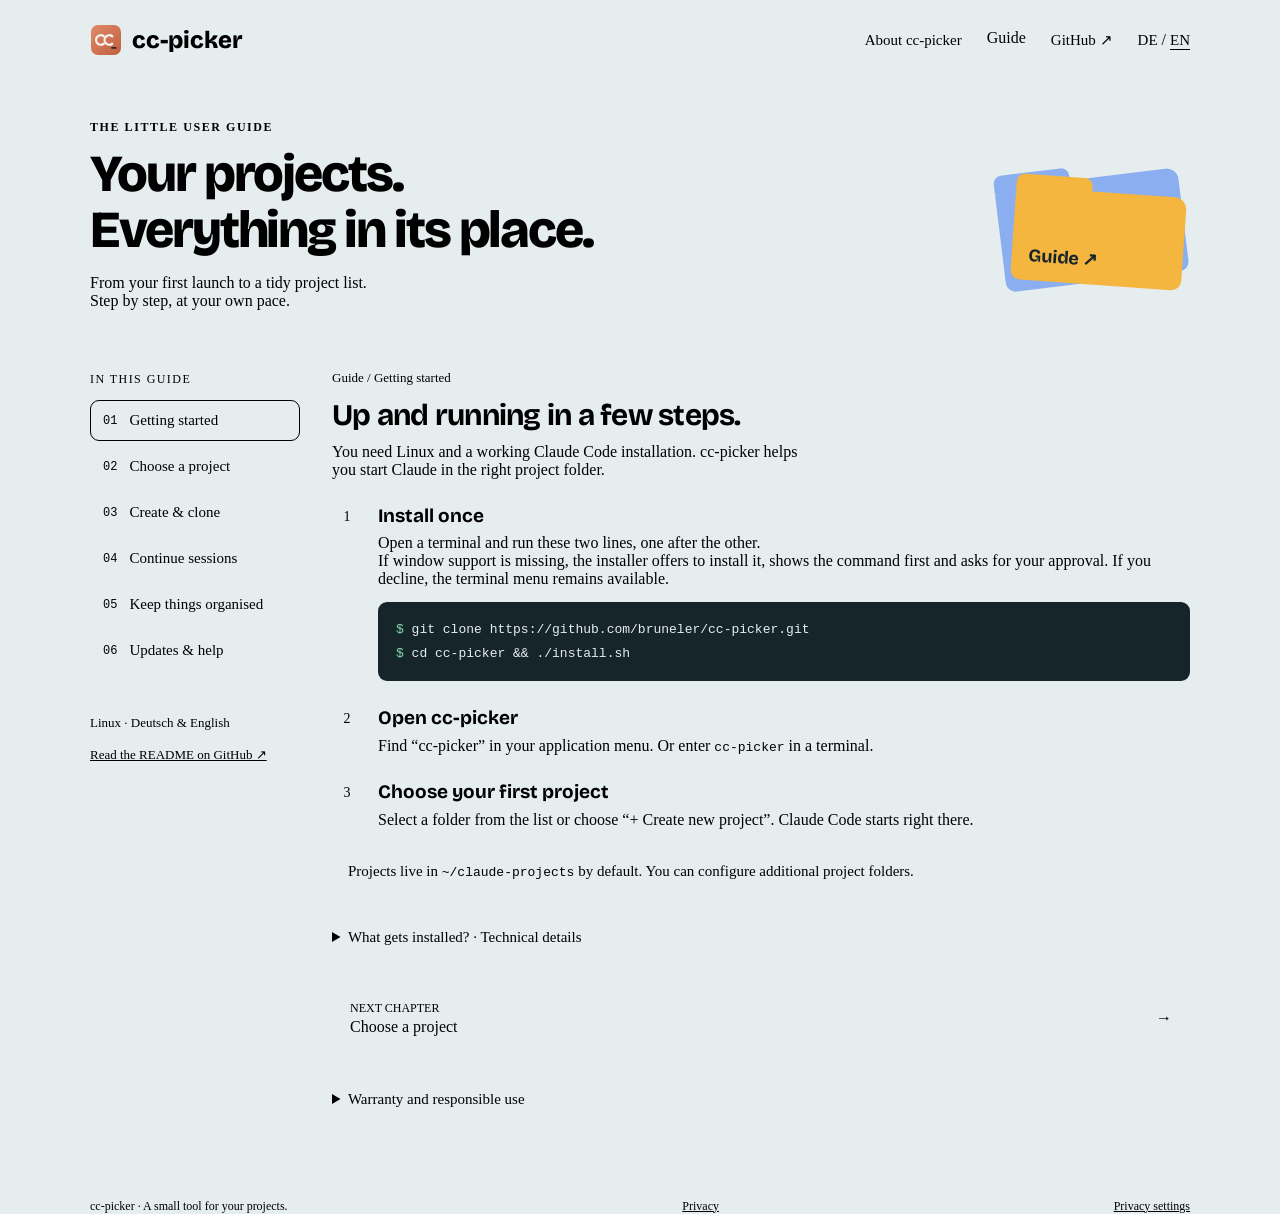
<file: website/manual.en.html>
<!doctype html>
<html lang="en"><head><meta charset="utf-8"><meta name="viewport" content="width=device-width,initial-scale=1">
<title>User guide · cc-picker</title><meta name="description" content="cc-picker step by step: installation, projects, sessions, templates, project management and updates.">
<link rel="canonical" href="https://cc-picker.brue.nu/manual.en.html"><link rel="alternate" hreflang="de" href="https://cc-picker.brue.nu/manual.html"><link rel="alternate" hreflang="en" href="https://cc-picker.brue.nu/manual.en.html">
<link rel="icon" href="assets/favicon.svg" type="image/svg+xml"><link rel="stylesheet" href="assets/fonts/fonts.css"><link rel="stylesheet" href="manual.css"><script src="manual.js" defer></script></head><body>
<div id="cc-manual"><a class="skip" href="#content">Skip to content</a>
<header><a class="brand" href="./"><img src="assets/favicon.svg" alt="">cc-picker</a><a href="./">About cc-picker</a><span class="here">Guide</span><a href="https://github.com/bruneler/cc-picker">GitHub ↗</a><nav aria-label="Language"><a data-language href="manual.html" lang="de" >DE</a> / <a data-language href="manual.en.html" lang="en" aria-current="page">EN</a></nav></header>
<div class="hero"><div><div class="eyebrow">THE LITTLE USER GUIDE</div><h1>Your projects.<br>Everything <span>in its place.</span></h1><p>From your first launch to a tidy project list.<br>Step by step, at your own pace.</p></div><div class="files" aria-hidden="true"><div class="file">Projects</div><div class="file front">Guide ↗</div></div></div>
<div class="layout"><aside><div class="nav-title">IN THIS GUIDE</div><nav class="chapters" aria-label="Chapters"><a href="#start"><span>01</span>Getting started</a><a href="#projects"><span>02</span>Choose a project</a><a href="#create"><span>03</span>Create & clone</a><a href="#sessions"><span>04</span>Continue sessions</a><a href="#organise"><span>05</span>Keep things organised</a><a href="#help"><span>06</span>Updates & help</a></nav><div class="aside-note">Linux · Deutsch &amp; English<br><br><a href="https://github.com/bruneler/cc-picker/blob/main/README.md">Read the README on GitHub ↗</a></div></aside>
<main id="content"><section class="page" id="start"><div class="crumb">Guide / Getting started</div><h2>Up and running in a few steps.</h2><p class="intro">You need Linux and a working Claude Code installation. cc-picker helps you start Claude in the right project folder.</p><div class="step"><span class="number">1</span><div><h3>Install once</h3><p>Open a terminal and run these two lines, one after the other.</p><p>If window support is missing, the installer offers to install it, shows the command first and asks for your approval. If you decline, the terminal menu remains available.</p><pre class="command"><span class="prompt">$</span> git clone https://github.com/bruneler/cc-picker.git
<span class="prompt">$</span> cd cc-picker &amp;&amp; ./install.sh</pre></div></div><div class="step"><span class="number">2</span><div><h3>Open cc-picker</h3><p>Find “cc-picker” in your application menu. Or enter <code>cc-picker</code> in a terminal.</p></div></div><div class="step"><span class="number">3</span><div><h3>Choose your first project</h3><p>Select a folder from the list or choose “+ Create new project”. Claude Code starts right there.</p></div></div><div class="hint">Projects live in <code>~/claude-projects</code> by default. You can configure additional project folders.</div><details><summary>What gets installed? · Technical details</summary><p>The launcher, application menu entry and icon are installed in your user directory. If no dialog tool is found, the installer offers kdialog on KDE or zenity elsewhere. It displays the exact command and runs it only after your approval. If installation is declined or fails, the terminal menu remains available. Without an interactive terminal or with <code>CC_PICKER_NO_DEPS=1</code>, it does not prompt. An unknown package manager results in manual installation guidance.</p></details></section><section class="page" id="projects"><div class="crumb">Guide / Choose a project</div><h2>The right project. Within reach.</h2><p class="intro">Recently used projects appear near the top. Pinned favourites stay first.</p><div class="step"><span class="number">1</span><div><h3>Choose and start</h3><p>In the window, select a project and click “Start”. In the terminal menu, enter its number.</p></div></div><div class="step"><span class="number">2</span><div><h3>Narrow down the list</h3><p>In the terminal, type part of the name. The window offers a search entry once you have eight projects.</p></div></div><div class="step"><span class="number">3</span><div><h3>Return to your last project</h3><p>This short command opens the most recently used project:</p><pre class="command"><span class="prompt">$</span> cc-picker -</pre></div></div><details><summary>Direct launch and search tools · Technical details</summary><p><code>cc-picker NAME</code> accepts a unique name prefix. If <code>fzf</code> is installed, it handles terminal search. Use <code>CC_PICKER_FZF=0</code> for the regular menu.</p></details></section><section class="page" id="create"><div class="crumb">Guide / Create & clone</div><h2>A good idea needs a folder.</h2><p class="intro">Start empty, use a template, or download a project that already exists online.</p><div class="step"><span class="number">1</span><div><h3>Choose “Create new project”</h3><p>Give your project a name. An existing project folder will not be overwritten.</p></div></div><div class="step"><span class="number">2</span><div><h3>Start fresh or download</h3><p>Enter a Git address to clone a repository. Leave the field empty for a new project.</p></div></div><div class="step"><span class="number">3</span><div><h3>Choose a template if you like</h3><p>The included standard template provides a file for project instructions to Claude and a Git ignore file. You can also choose an empty folder.</p></div></div><details><summary>Your own templates · Technical details</summary><p>Templates live in <code>~/.config/cc-picker/templates/</code>. The <code>{{PROJECT_NAME}}</code> placeholder is replaced with the project name. Templates also run <code>git init</code>. For GitHub clones, <code>user/repo</code> is enough.</p></details></section><section class="page" id="sessions"><div class="crumb">Guide / Continue sessions</div><h2>Pick up where you left off.</h2><p class="intro">If Claude Code has saved earlier sessions for your project, cc-picker offers three choices.</p><div class="step"><span class="number">1</span><div><h3>Start fresh</h3><p>Open a new conversation in the same project folder.</p></div></div><div class="step"><span class="number">2</span><div><h3>Continue the last session</h3><p>Pick up your most recent conversation.</p></div></div><div class="step"><span class="number">3</span><div><h3>Choose an earlier session</h3><p>Open Claude Code’s session picker to resume an older conversation.</p></div></div><details><summary>Choose from the command line · Technical details</summary><p>Use <code>-n</code> for new, <code>-c</code> to continue, or <code>-r</code> to choose a session. For example: <code>cc-picker -c my-project</code>. Set a default with <code>CC_PICKER_SESSION</code>.</p></details></section><section class="page" id="organise"><div class="crumb">Guide / Keep things organised</div><h2>Less clutter. More clarity.</h2><p class="intro">Use “Manage projects” to keep your list tidy without losing your work.</p><div class="step"><span class="number">1</span><div><h3>Pin what matters</h3><p>Favourites appear above recently used projects. You can also open projects directly in your editor or file manager.</p></div></div><div class="step"><span class="number">2</span><div><h3>Archive finished projects</h3><p>Archived folders leave the regular list. They remain on disk and can be restored later.</p></div></div><div class="hint">Renaming a project changes its folder path. Claude Code cannot resume the old sessions under the new name in the same way.</div><details><summary>Several project folders · Technical details</summary><p>In <code>~/.config/cc-picker/config</code>, set something like <code>CC_PICKER_BASE=~/claude-projects:~/code</code>. New projects go in the first folder. Each folder has its own <code>.archive/</code>.</p></details></section><section class="page" id="help"><div class="crumb">Guide / Updates & help</div><h2>Stay current. Keep going.</h2><p class="intro">One command installs the latest published release. Your settings and project list are kept.</p><pre class="command"><span class="prompt">$</span> cc-picker --update</pre><details><summary>No window appears</summary><p>The graphical picker needs zenity, kdialog or yad. If none is installed, the installer offers kdialog on KDE or zenity elsewhere. It shows the command and asks for your approval. You can run <code>./install.sh</code> again from the downloaded cc-picker folder. If you decline or installation fails, cc-picker uses the terminal menu. Normal launches do not ask again. Open it directly with <code>cc-picker --shell-mode</code>.</p></details><details><summary>My project is missing</summary><p>Check that its folder is inside a configured project directory. Hidden folders are not shown. Restore archived projects through project management.</p></details><details><summary>I want to report a bug</summary><p>Include the output of <code>cc-picker --version</code>, your Linux distribution and the steps leading to the problem. Report security vulnerabilities privately using the <a href="https://github.com/bruneler/cc-picker/blob/main/SECURITY.md">channel in SECURITY.md</a>.</p></details><div class="hint">cc-picker chooses the working folder. Claude Code’s own permissions determine which other files it can read or change.</div></section><a class="next" href="#projects" hidden><span><small>NEXT CHAPTER</small><span data-next-title>Choose a project</span></span><span aria-hidden="true">→</span></a><details><summary>Warranty and responsible use</summary><p>cc-picker is provided without warranty. The warranty and liability provisions of the <a href="https://github.com/bruneler/cc-picker/blob/main/LICENSE">MIT License</a> apply to the extent permitted by law. Back up important data regularly and review the permissions you grant to Claude Code.</p></details></main></div>
<footer><span>cc-picker · A small tool for your projects.</span><a href="privacy.html">Privacy</a><a href="./#privacy-settings">Privacy settings</a></footer></div></body></html>
</file>
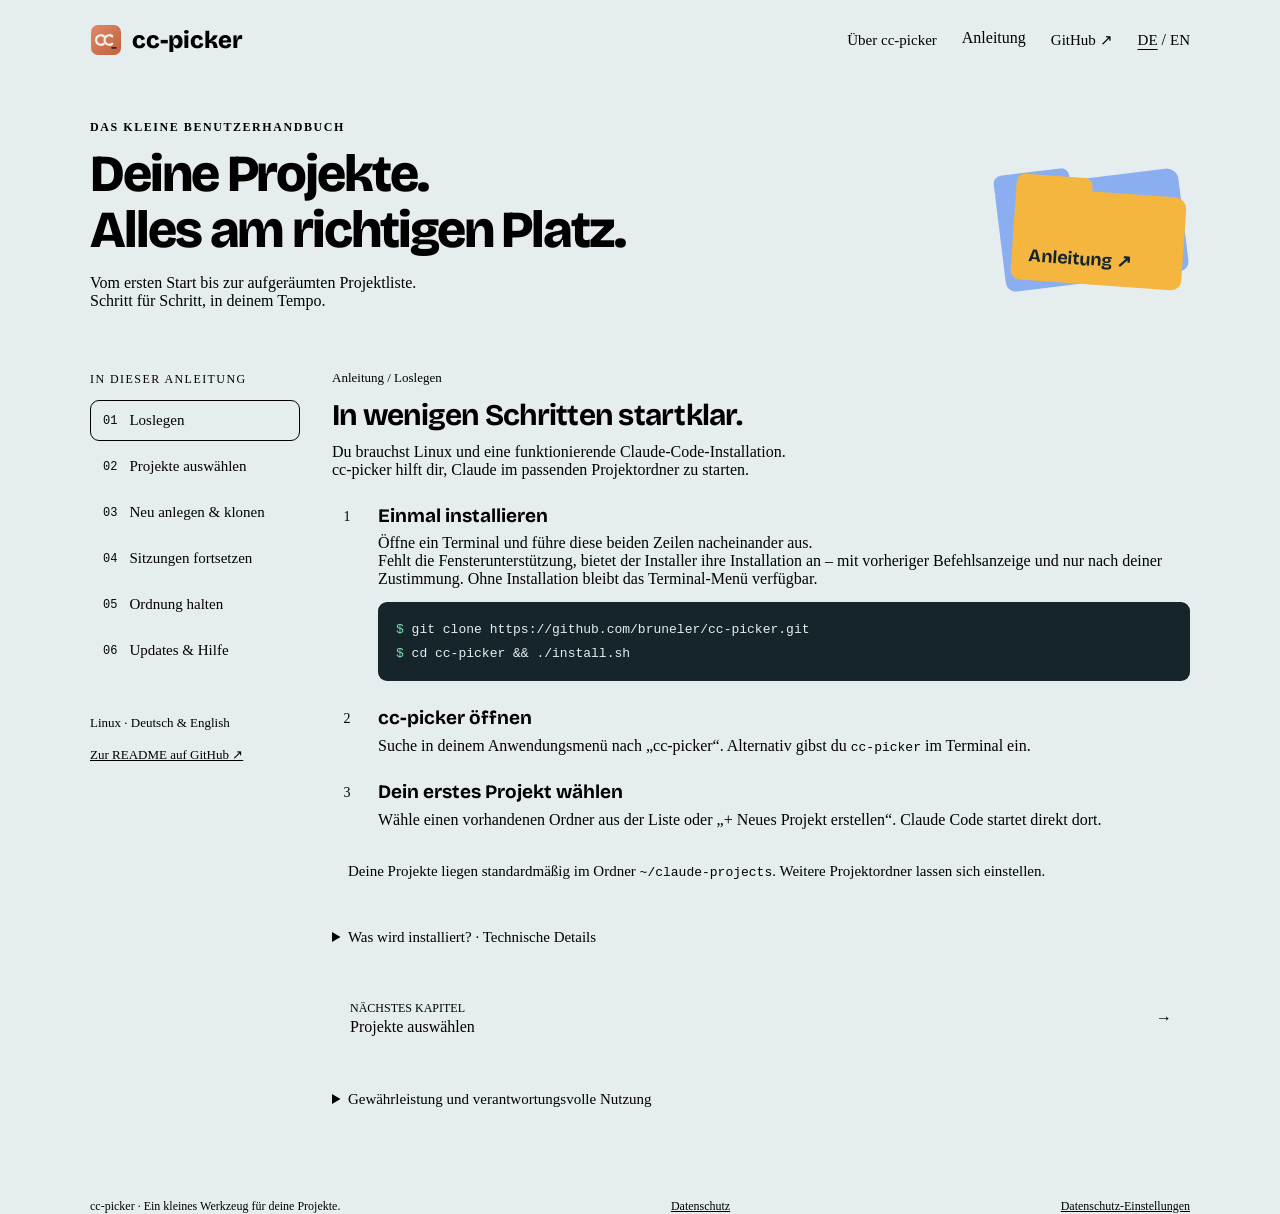
<file: website/manual.html>
<!doctype html>
<html lang="de"><head><meta charset="utf-8"><meta name="viewport" content="width=device-width,initial-scale=1">
<title>Benutzerhandbuch · cc-picker</title><meta name="description" content="cc-picker Schritt für Schritt: Installation, Projekte, Sitzungen, Vorlagen, Verwaltung und Updates.">
<link rel="canonical" href="https://cc-picker.brue.nu/manual.html"><link rel="alternate" hreflang="de" href="https://cc-picker.brue.nu/manual.html"><link rel="alternate" hreflang="en" href="https://cc-picker.brue.nu/manual.en.html">
<link rel="icon" href="assets/favicon.svg" type="image/svg+xml"><link rel="stylesheet" href="assets/fonts/fonts.css"><link rel="stylesheet" href="manual.css"><script src="manual.js" defer></script></head><body>
<div id="cc-manual"><a class="skip" href="#content">Zum Inhalt springen</a>
<header><a class="brand" href="./"><img src="assets/favicon.svg" alt="">cc-picker</a><a href="./">Über cc-picker</a><span class="here">Anleitung</span><a href="https://github.com/bruneler/cc-picker">GitHub ↗</a><nav aria-label="Sprache"><a data-language href="manual.html" lang="de" aria-current="page">DE</a> / <a data-language href="manual.en.html" lang="en" >EN</a></nav></header>
<div class="hero"><div><div class="eyebrow">DAS KLEINE BENUTZERHANDBUCH</div><h1>Deine Projekte.<br>Alles <span>am richtigen Platz.</span></h1><p>Vom ersten Start bis zur aufgeräumten Projektliste.<br>Schritt für Schritt, in deinem Tempo.</p></div><div class="files" aria-hidden="true"><div class="file">Projekte</div><div class="file front">Anleitung ↗</div></div></div>
<div class="layout"><aside><div class="nav-title">IN DIESER ANLEITUNG</div><nav class="chapters" aria-label="Kapitel"><a href="#start"><span>01</span>Loslegen</a><a href="#projects"><span>02</span>Projekte auswählen</a><a href="#create"><span>03</span>Neu anlegen & klonen</a><a href="#sessions"><span>04</span>Sitzungen fortsetzen</a><a href="#organise"><span>05</span>Ordnung halten</a><a href="#help"><span>06</span>Updates & Hilfe</a></nav><div class="aside-note">Linux · Deutsch &amp; English<br><br><a href="https://github.com/bruneler/cc-picker/blob/main/README.de.md">Zur README auf GitHub ↗</a></div></aside>
<main id="content"><section class="page" id="start"><div class="crumb">Anleitung / Loslegen</div><h2>In wenigen Schritten startklar.</h2><p class="intro">Du brauchst Linux und eine funktionierende Claude-Code-Installation. cc-picker hilft dir, Claude im passenden Projektordner zu starten.</p><div class="step"><span class="number">1</span><div><h3>Einmal installieren</h3><p>Öffne ein Terminal und führe diese beiden Zeilen nacheinander aus.</p><p>Fehlt die Fensterunterstützung, bietet der Installer ihre Installation an – mit vorheriger Befehlsanzeige und nur nach deiner Zustimmung. Ohne Installation bleibt das Terminal-Menü verfügbar.</p><pre class="command"><span class="prompt">$</span> git clone https://github.com/bruneler/cc-picker.git
<span class="prompt">$</span> cd cc-picker &amp;&amp; ./install.sh</pre></div></div><div class="step"><span class="number">2</span><div><h3>cc-picker öffnen</h3><p>Suche in deinem Anwendungsmenü nach „cc-picker“. Alternativ gibst du <code>cc-picker</code> im Terminal ein.</p></div></div><div class="step"><span class="number">3</span><div><h3>Dein erstes Projekt wählen</h3><p>Wähle einen vorhandenen Ordner aus der Liste oder „+ Neues Projekt erstellen“. Claude Code startet direkt dort.</p></div></div><div class="hint">Deine Projekte liegen standardmäßig im Ordner <code>~/claude-projects</code>. Weitere Projektordner lassen sich einstellen.</div><details><summary>Was wird installiert? · Technische Details</summary><p>Der Starter, ein Eintrag im Anwendungsmenü und das Icon werden in deinem Benutzerverzeichnis eingerichtet. Fehlt ein Dialogprogramm, bietet der Installer unter KDE kdialog und sonst zenity an. Er zeigt den genauen Installationsbefehl und führt ihn nur nach deiner Zustimmung aus. Bei abgelehnter oder fehlgeschlagener Installation bleibt das Terminal-Menü verfügbar. Ohne interaktives Terminal oder mit <code>CC_PICKER_NO_DEPS=1</code> wird nicht nachgefragt. Bei unbekanntem Paketmanager erscheint ein Hinweis zur manuellen Installation.</p></details></section><section class="page" id="projects"><div class="crumb">Anleitung / Projekte auswählen</div><h2>Das richtige Projekt. Ohne Suchen.</h2><p class="intro">Zuletzt verwendete Projekte stehen weit oben. Angeheftete Favoriten bleiben ganz vorne.</p><div class="step"><span class="number">1</span><div><h3>Auswählen und starten</h3><p>Im Fenster wählst du ein Projekt und klickst auf „Starten“. Im Terminal-Menü gibst du seine Nummer ein.</p></div></div><div class="step"><span class="number">2</span><div><h3>Die Liste eingrenzen</h3><p>Im Terminal genügt ein Teil des Namens. Im Fenster erscheint die Suche ab acht Projekten.</p></div></div><div class="step"><span class="number">3</span><div><h3>Direkt zum letzten Projekt</h3><p>Mit diesem kurzen Befehl öffnest du das zuletzt verwendete Projekt:</p><pre class="command"><span class="prompt">$</span> cc-picker -</pre></div></div><details><summary>Direktstart und Suchwerkzeuge · Technische Details</summary><p><code>cc-picker NAME</code> akzeptiert einen eindeutigen Namensanfang. Ist <code>fzf</code> installiert, übernimmt es die Suche im Terminal. Mit <code>CC_PICKER_FZF=0</code> verwendest du das normale Menü.</p></details></section><section class="page" id="create"><div class="crumb">Anleitung / Neu anlegen & klonen</div><h2>Eine gute Idee braucht einen Ordner.</h2><p class="intro">Starte leer, mit einer Vorlage oder mit einem Projekt, das bereits online liegt.</p><div class="step"><span class="number">1</span><div><h3>„Neues Projekt erstellen“ wählen</h3><p>Gib deinem Projekt einen Namen. Ein bereits vorhandener Projektordner wird dabei nicht überschrieben.</p></div></div><div class="step"><span class="number">2</span><div><h3>Neu anfangen oder herunterladen</h3><p>Füge eine Git-Adresse ein, um ein Repository zu klonen. Für ein neues Projekt lässt du das Feld leer.</p></div></div><div class="step"><span class="number">3</span><div><h3>Bei Bedarf eine Vorlage wählen</h3><p>Die mitgelieferte Standardvorlage enthält eine Datei für Projekthinweise an Claude und eine Git-Ausschlussliste. Du kannst auch einen leeren Ordner wählen.</p></div></div><details><summary>Eigene Vorlagen · Technische Details</summary><p>Vorlagen liegen unter <code>~/.config/cc-picker/templates/</code>. Der Platzhalter <code>{{PROJECT_NAME}}</code> wird durch den Namen ersetzt. Bei Vorlagen wird außerdem <code>git init</code> ausgeführt. Für GitHub genügt beim Klonen <code>benutzer/repo</code>.</p></details></section><section class="page" id="sessions"><div class="crumb">Anleitung / Sitzungen fortsetzen</div><h2>Da weitermachen, wo du warst.</h2><p class="intro">Wenn Claude Code für dein Projekt frühere Sitzungen gespeichert hat, bietet cc-picker dir drei Möglichkeiten.</p><div class="step"><span class="number">1</span><div><h3>Neu anfangen</h3><p>Starte eine neue Unterhaltung im gleichen Projektordner.</p></div></div><div class="step"><span class="number">2</span><div><h3>Letzte Sitzung fortsetzen</h3><p>Knüpfe direkt an deine letzte Unterhaltung an.</p></div></div><div class="step"><span class="number">3</span><div><h3>Frühere Sitzung auswählen</h3><p>Öffne die Sitzungsauswahl von Claude Code, um einen älteren Gesprächsverlauf fortzusetzen.</p></div></div><details><summary>Auswahl per Befehl · Technische Details</summary><p>Nutze <code>-n</code> für neu, <code>-c</code> zum Fortsetzen oder <code>-r</code> für die Auswahl. Beispiel: <code>cc-picker -c mein-projekt</code>. Mit <code>CC_PICKER_SESSION</code> lässt sich ein Standard festlegen.</p></details></section><section class="page" id="organise"><div class="crumb">Anleitung / Ordnung halten</div><h2>Weniger Stapel. Mehr Überblick.</h2><p class="intro">Über „Projekte verwalten“ hältst du deine Liste übersichtlich, ohne deine Arbeit zu verlieren.</p><div class="step"><span class="number">1</span><div><h3>Wichtiges anheften</h3><p>Favoriten stehen vor den zuletzt verwendeten Projekten. Du kannst Projekte auch direkt im Editor oder Dateimanager öffnen.</p></div></div><div class="step"><span class="number">2</span><div><h3>Fertige Projekte archivieren</h3><p>Archivierte Ordner verschwinden aus der normalen Liste. Sie bleiben erhalten und lassen sich später wiederherstellen.</p></div></div><div class="hint">Beim Umbenennen ändert sich der Ordnerpfad. Claude Code kann bisherige Sitzungen deshalb unter dem neuen Namen nicht wie zuvor fortsetzen.</div><details><summary>Mehrere Projektordner · Technische Details</summary><p>In <code>~/.config/cc-picker/config</code> kannst du beispielsweise <code>CC_PICKER_BASE=~/claude-projects:~/code</code> setzen. Neue Projekte landen im ersten Ordner. Das Archiv liegt jeweils unter <code>.archive/</code>.</p></details></section><section class="page" id="help"><div class="crumb">Anleitung / Updates & Hilfe</div><h2>Aktuell bleiben. Einfach weiterkommen.</h2><p class="intro">Ein Befehl holt die neueste veröffentlichte Version. Einstellungen und Projektliste bleiben erhalten.</p><pre class="command"><span class="prompt">$</span> cc-picker --update</pre><details><summary>Es erscheint kein Fenster</summary><p>Die grafische Auswahl benötigt zenity, kdialog oder yad. Fehlt ein solches Programm, bietet der Installer dessen Installation an: unter KDE kdialog, sonst zenity. Er zeigt den Befehl und fragt nach deiner Zustimmung. Du kannst <code>./install.sh</code> im heruntergeladenen cc-picker-Ordner erneut ausführen. Lehnst du ab oder bleibt die Installation erfolglos, verwendet cc-picker das Terminal-Menü. Beim normalen Start wird nicht erneut nachgefragt. Du kannst es mit <code>cc-picker --shell-mode</code> direkt öffnen.</p></details><details><summary>Mein Projekt fehlt in der Liste</summary><p>Prüfe, ob der Ordner in einem eingestellten Projektverzeichnis liegt. Versteckte Ordner werden nicht angezeigt. Ein Archiv lässt sich über die Projektverwaltung öffnen.</p></details><details><summary>Ich möchte einen Fehler melden</summary><p>Hilfreich sind die Ausgabe von <code>cc-picker --version</code>, deine Linux-Distribution und die Schritte bis zum Fehler. Sicherheitslücken bitte privat über den <a href="https://github.com/bruneler/cc-picker/blob/main/SECURITY.md">Meldeweg in SECURITY.md</a> melden.</p></details><div class="hint">cc-picker wählt den Arbeitsordner. Welche Dateien Claude Code darüber hinaus lesen oder ändern darf, bestimmen dessen eigene Berechtigungen.</div></section><a class="next" href="#projects" hidden><span><small>NÄCHSTES KAPITEL</small><span data-next-title>Projekte auswählen</span></span><span aria-hidden="true">→</span></a><details><summary>Gewährleistung und verantwortungsvolle Nutzung</summary><p>cc-picker wird ohne Gewährleistung bereitgestellt. Es gelten die Gewährleistungs- und Haftungsregelungen der <a href="https://github.com/bruneler/cc-picker/blob/main/LICENSE">MIT-Lizenz</a>, soweit gesetzlich zulässig. Sichere wichtige Daten regelmäßig und prüfe die Berechtigungen, die du Claude Code erteilst.</p></details></main></div>
<footer><span>cc-picker · Ein kleines Werkzeug für deine Projekte.</span><a href="privacy.html">Datenschutz</a><a href="./#privacy-settings">Datenschutz-Einstellungen</a></footer></div></body></html>
</file>
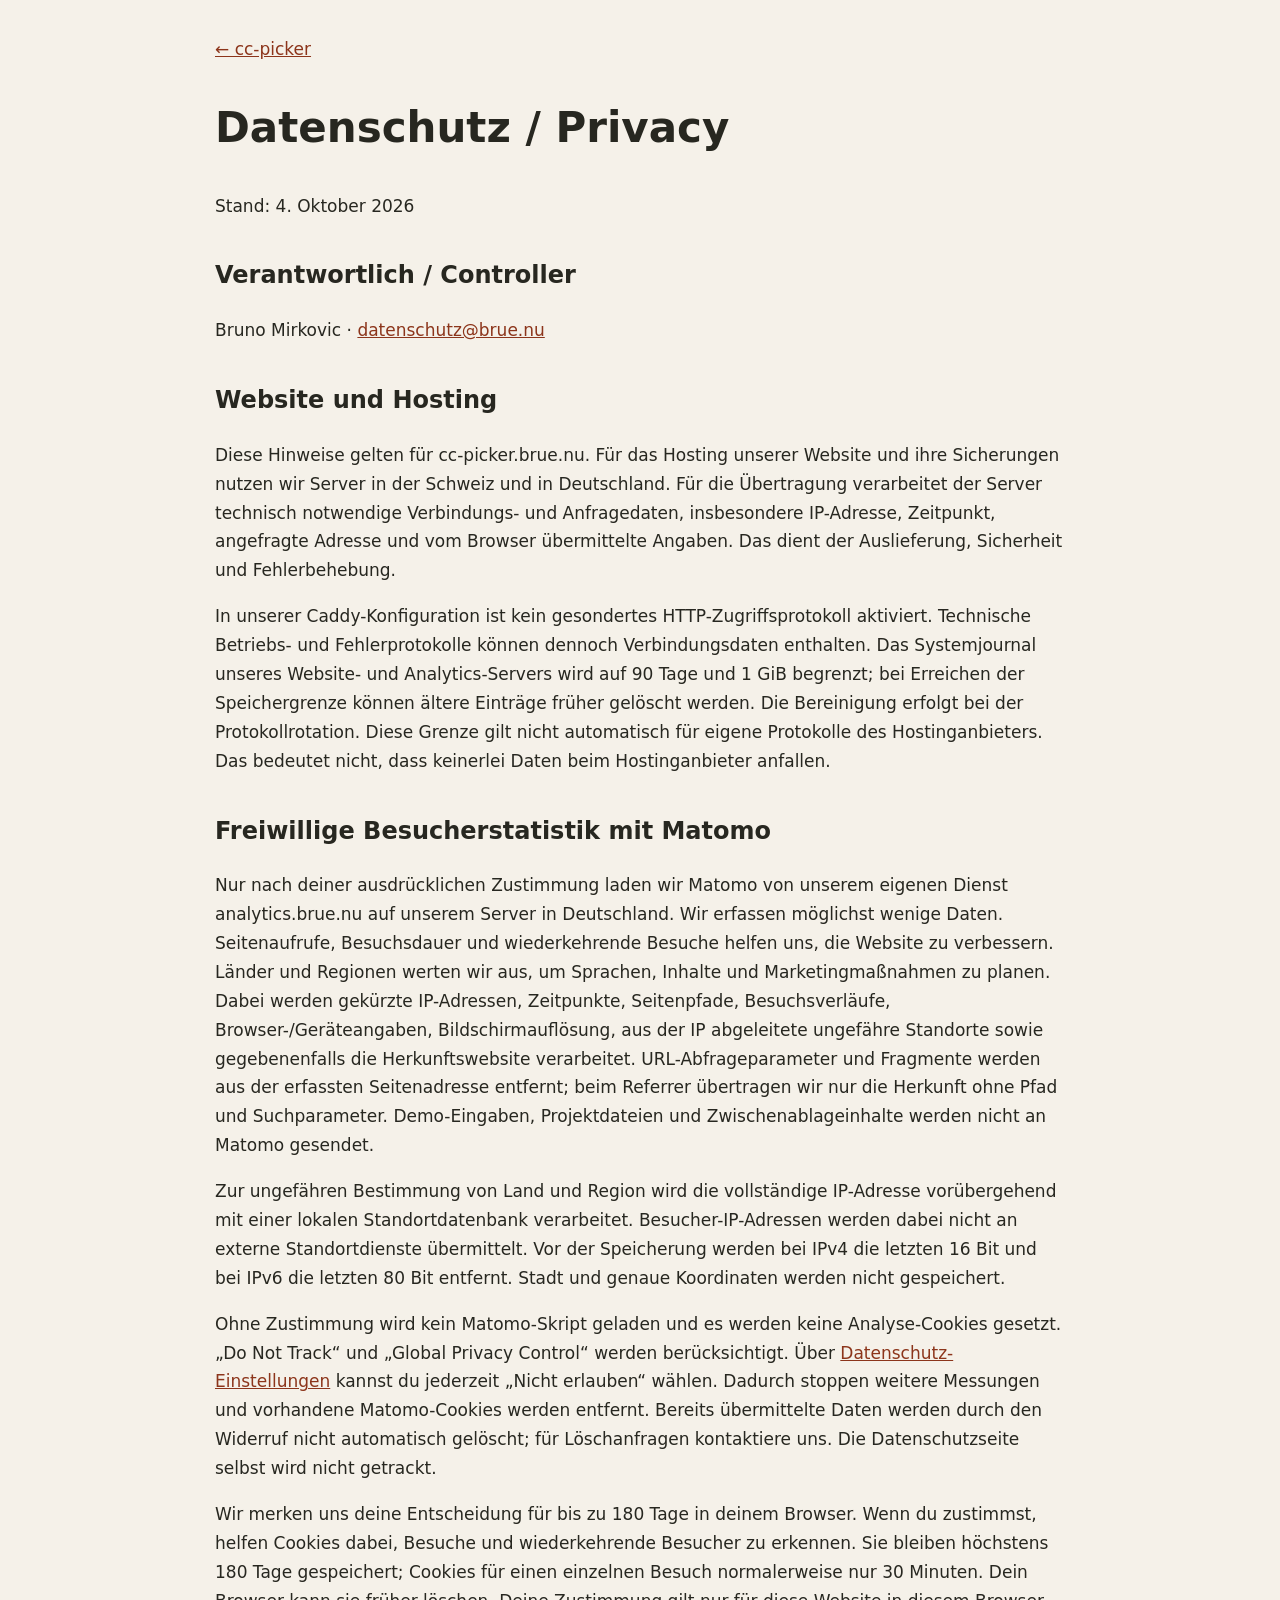
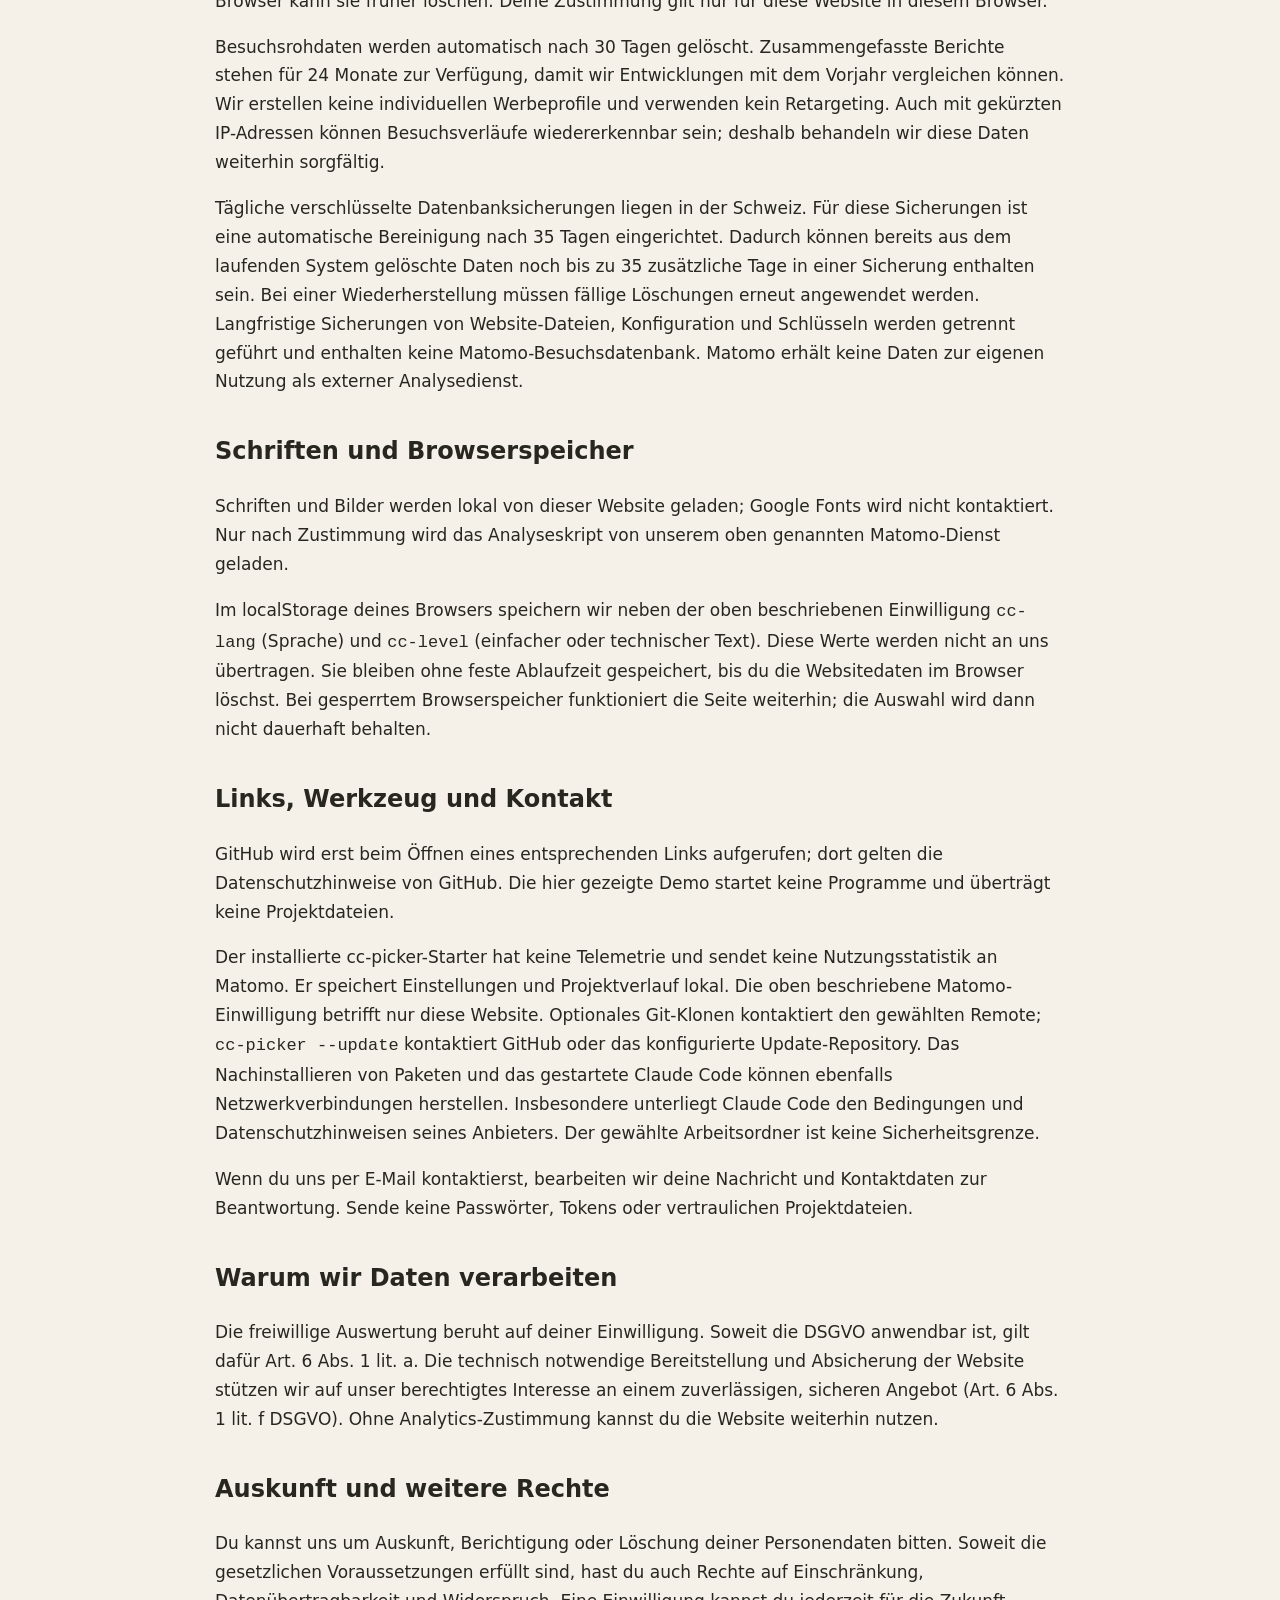
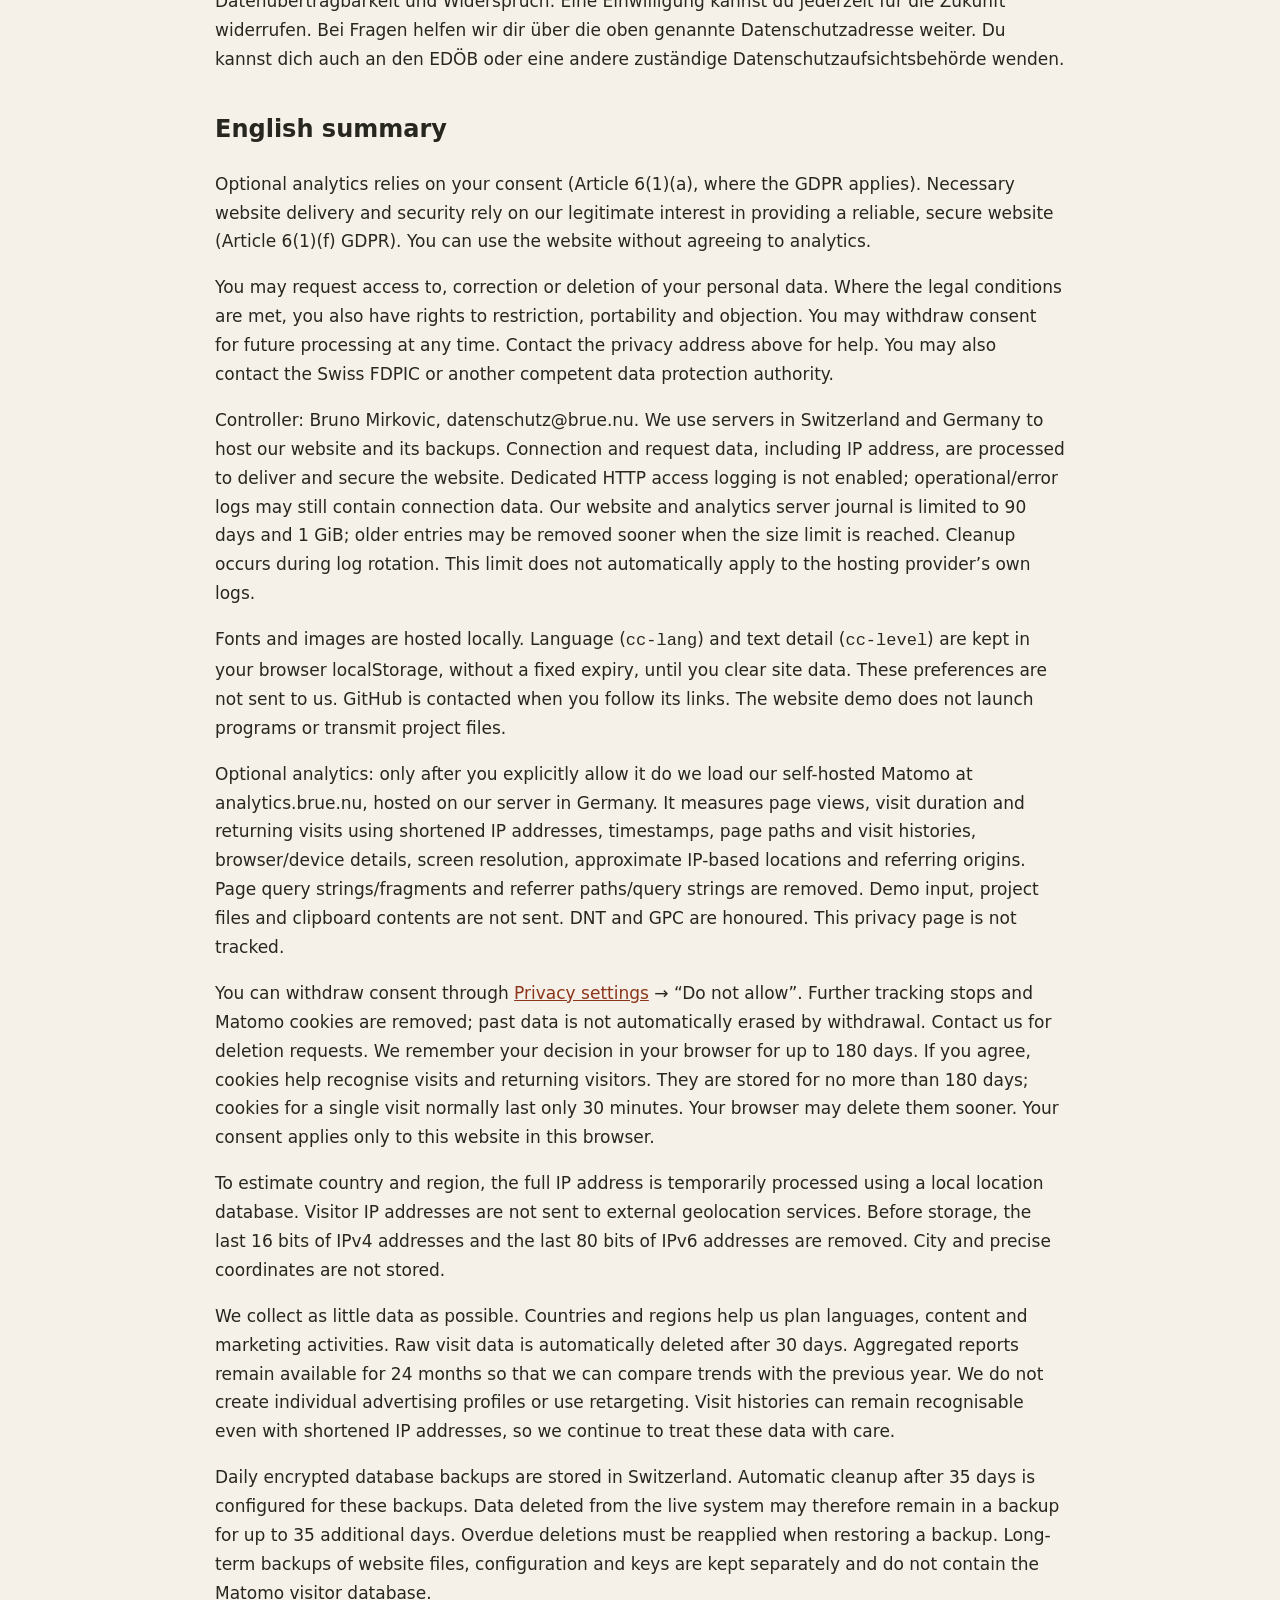
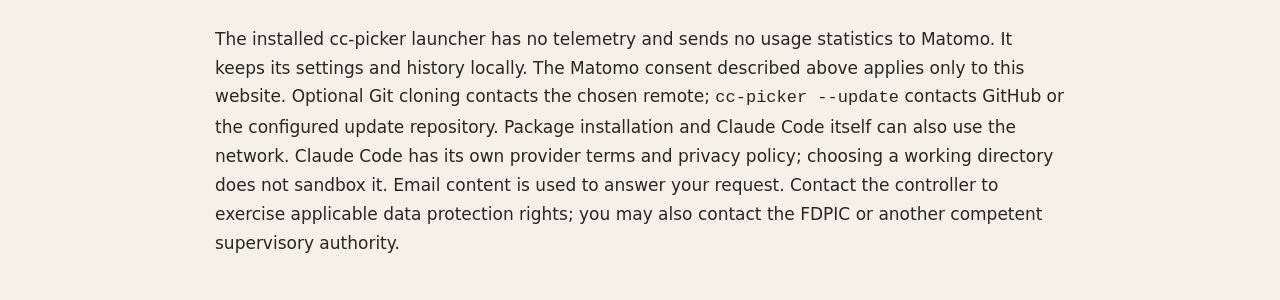
<file: website/privacy.html>
<!doctype html><html lang="de"><meta charset="utf-8"><meta name="robots" content="noindex, follow"><meta name="viewport" content="width=device-width,initial-scale=1"><title>Datenschutz · cc-picker</title><style>body{font:17px/1.7 system-ui,sans-serif;background:#f5f1e9;color:#272720;margin:auto;padding:35px 24px;max-width:850px}a{color:#8c351b}h1{font-size:42px}h2{font-size:24px;margin-top:35px}code{overflow-wrap:anywhere}</style><a href="./">← cc-picker</a><main><h1>Datenschutz / Privacy</h1><p>Stand: 4. Oktober 2026</p><section><h2>Verantwortlich / Controller</h2><p>Bruno Mirkovic · <a href="mailto:datenschutz@brue.nu">datenschutz@brue.nu</a></p></section><section><h2>Website und Hosting</h2><p>Diese Hinweise gelten für cc-picker.brue.nu. Für das Hosting unserer Website und ihre Sicherungen nutzen wir Server in der Schweiz und in Deutschland. Für die Übertragung verarbeitet der Server technisch notwendige Verbindungs- und Anfragedaten, insbesondere IP-Adresse, Zeitpunkt, angefragte Adresse und vom Browser übermittelte Angaben. Das dient der Auslieferung, Sicherheit und Fehlerbehebung.</p><p>In unserer Caddy-Konfiguration ist kein gesondertes HTTP-Zugriffsprotokoll aktiviert. Technische Betriebs- und Fehlerprotokolle können dennoch Verbindungsdaten enthalten. Das Systemjournal unseres Website- und Analytics-Servers wird auf 90 Tage und 1 GiB begrenzt; bei Erreichen der Speichergrenze können ältere Einträge früher gelöscht werden. Die Bereinigung erfolgt bei der Protokollrotation. Diese Grenze gilt nicht automatisch für eigene Protokolle des Hostinganbieters. Das bedeutet nicht, dass keinerlei Daten beim Hostinganbieter anfallen.</p></section><section><h2>Freiwillige Besucherstatistik mit Matomo</h2><p>Nur nach deiner ausdrücklichen Zustimmung laden wir Matomo von unserem eigenen Dienst analytics.brue.nu auf unserem Server in Deutschland. Wir erfassen möglichst wenige Daten. Seitenaufrufe, Besuchsdauer und wiederkehrende Besuche helfen uns, die Website zu verbessern. Länder und Regionen werten wir aus, um Sprachen, Inhalte und Marketingmaßnahmen zu planen. Dabei werden gekürzte IP-Adressen, Zeitpunkte, Seitenpfade, Besuchsverläufe, Browser-/Geräteangaben, Bildschirmauflösung, aus der IP abgeleitete ungefähre Standorte sowie gegebenenfalls die Herkunftswebsite verarbeitet. URL-Abfrageparameter und Fragmente werden aus der erfassten Seitenadresse entfernt; beim Referrer übertragen wir nur die Herkunft ohne Pfad und Suchparameter. Demo-Eingaben, Projektdateien und Zwischenablageinhalte werden nicht an Matomo gesendet.</p><p>Zur ungefähren Bestimmung von Land und Region wird die vollständige IP-Adresse vorübergehend mit einer lokalen Standortdatenbank verarbeitet. Besucher-IP-Adressen werden dabei nicht an externe Standortdienste übermittelt. Vor der Speicherung werden bei IPv4 die letzten 16 Bit und bei IPv6 die letzten 80 Bit entfernt. Stadt und genaue Koordinaten werden nicht gespeichert.</p><p>Ohne Zustimmung wird kein Matomo-Skript geladen und es werden keine Analyse-Cookies gesetzt. „Do Not Track“ und „Global Privacy Control“ werden berücksichtigt. Über <a href="./#privacy-settings">Datenschutz-Einstellungen</a> kannst du jederzeit „Nicht erlauben“ wählen. Dadurch stoppen weitere Messungen und vorhandene Matomo-Cookies werden entfernt. Bereits übermittelte Daten werden durch den Widerruf nicht automatisch gelöscht; für Löschanfragen kontaktiere uns. Die Datenschutzseite selbst wird nicht getrackt.</p><p>Wir merken uns deine Entscheidung für bis zu 180 Tage in deinem Browser. Wenn du zustimmst, helfen Cookies dabei, Besuche und wiederkehrende Besucher zu erkennen. Sie bleiben höchstens 180 Tage gespeichert; Cookies für einen einzelnen Besuch normalerweise nur 30 Minuten. Dein Browser kann sie früher löschen. Deine Zustimmung gilt nur für diese Website in diesem Browser.</p><p>Besuchsrohdaten werden automatisch nach 30 Tagen gelöscht. Zusammengefasste Berichte stehen für 24 Monate zur Verfügung, damit wir Entwicklungen mit dem Vorjahr vergleichen können. Wir erstellen keine individuellen Werbeprofile und verwenden kein Retargeting. Auch mit gekürzten IP-Adressen können Besuchsverläufe wiedererkennbar sein; deshalb behandeln wir diese Daten weiterhin sorgfältig.</p><p>Tägliche verschlüsselte Datenbanksicherungen liegen in der Schweiz. Für diese Sicherungen ist eine automatische Bereinigung nach 35 Tagen eingerichtet. Dadurch können bereits aus dem laufenden System gelöschte Daten noch bis zu 35 zusätzliche Tage in einer Sicherung enthalten sein. Bei einer Wiederherstellung müssen fällige Löschungen erneut angewendet werden. Langfristige Sicherungen von Website-Dateien, Konfiguration und Schlüsseln werden getrennt geführt und enthalten keine Matomo-Besuchsdatenbank. Matomo erhält keine Daten zur eigenen Nutzung als externer Analysedienst.</p><h2>Schriften und Browserspeicher</h2><p>Schriften und Bilder werden lokal von dieser Website geladen; Google Fonts wird nicht kontaktiert. Nur nach Zustimmung wird das Analyseskript von unserem oben genannten Matomo-Dienst geladen.</p><p>Im localStorage deines Browsers speichern wir neben der oben beschriebenen Einwilligung <code>cc-lang</code> (Sprache) und <code>cc-level</code> (einfacher oder technischer Text). Diese Werte werden nicht an uns übertragen. Sie bleiben ohne feste Ablaufzeit gespeichert, bis du die Websitedaten im Browser löschst. Bei gesperrtem Browserspeicher funktioniert die Seite weiterhin; die Auswahl wird dann nicht dauerhaft behalten.</p></section><section><h2>Links, Werkzeug und Kontakt</h2><p>GitHub wird erst beim Öffnen eines entsprechenden Links aufgerufen; dort gelten die Datenschutzhinweise von GitHub. Die hier gezeigte Demo startet keine Programme und überträgt keine Projektdateien.</p><p>Der installierte cc-picker-Starter hat keine Telemetrie und sendet keine Nutzungsstatistik an Matomo. Er speichert Einstellungen und Projektverlauf lokal. Die oben beschriebene Matomo-Einwilligung betrifft nur diese Website. Optionales Git-Klonen kontaktiert den gewählten Remote; <code>cc-picker --update</code> kontaktiert GitHub oder das konfigurierte Update-Repository. Das Nachinstallieren von Paketen und das gestartete Claude Code können ebenfalls Netzwerkverbindungen herstellen. Insbesondere unterliegt Claude Code den Bedingungen und Datenschutzhinweisen seines Anbieters. Der gewählte Arbeitsordner ist keine Sicherheitsgrenze.</p><p>Wenn du uns per E-Mail kontaktierst, bearbeiten wir deine Nachricht und Kontaktdaten zur Beantwortung. Sende keine Passwörter, Tokens oder vertraulichen Projektdateien.</p></section><section><h2>Warum wir Daten verarbeiten</h2><p>Die freiwillige Auswertung beruht auf deiner Einwilligung. Soweit die DSGVO anwendbar ist, gilt dafür Art. 6 Abs. 1 lit. a. Die technisch notwendige Bereitstellung und Absicherung der Website stützen wir auf unser berechtigtes Interesse an einem zuverlässigen, sicheren Angebot (Art. 6 Abs. 1 lit. f DSGVO). Ohne Analytics-Zustimmung kannst du die Website weiterhin nutzen.</p><h2>Auskunft und weitere Rechte</h2><p>Du kannst uns um Auskunft, Berichtigung oder Löschung deiner Personendaten bitten. Soweit die gesetzlichen Voraussetzungen erfüllt sind, hast du auch Rechte auf Einschränkung, Datenübertragbarkeit und Widerspruch. Eine Einwilligung kannst du jederzeit für die Zukunft widerrufen. Bei Fragen helfen wir dir über die oben genannte Datenschutzadresse weiter. Du kannst dich auch an den EDÖB oder eine andere zuständige Datenschutzaufsichtsbehörde wenden.</p></section><section lang="en"><h2>English summary</h2><p>Optional analytics relies on your consent (Article 6(1)(a), where the GDPR applies). Necessary website delivery and security rely on our legitimate interest in providing a reliable, secure website (Article 6(1)(f) GDPR). You can use the website without agreeing to analytics.</p><p>You may request access to, correction or deletion of your personal data. Where the legal conditions are met, you also have rights to restriction, portability and objection. You may withdraw consent for future processing at any time. Contact the privacy address above for help. You may also contact the Swiss FDPIC or another competent data protection authority.</p><p>Controller: Bruno Mirkovic, datenschutz@brue.nu. We use servers in Switzerland and Germany to host our website and its backups. Connection and request data, including IP address, are processed to deliver and secure the website. Dedicated HTTP access logging is not enabled; operational/error logs may still contain connection data. Our website and analytics server journal is limited to 90 days and 1 GiB; older entries may be removed sooner when the size limit is reached. Cleanup occurs during log rotation. This limit does not automatically apply to the hosting provider’s own logs.</p><p>Fonts and images are hosted locally. Language (<code>cc-lang</code>) and text detail (<code>cc-level</code>) are kept in your browser localStorage, without a fixed expiry, until you clear site data. These preferences are not sent to us. GitHub is contacted when you follow its links. The website demo does not launch programs or transmit project files.</p><p>Optional analytics: only after you explicitly allow it do we load our self-hosted Matomo at analytics.brue.nu, hosted on our server in Germany. It measures page views, visit duration and returning visits using shortened IP addresses, timestamps, page paths and visit histories, browser/device details, screen resolution, approximate IP-based locations and referring origins. Page query strings/fragments and referrer paths/query strings are removed. Demo input, project files and clipboard contents are not sent. DNT and GPC are honoured. This privacy page is not tracked.</p><p>You can withdraw consent through <a href="./#privacy-settings">Privacy settings</a> → “Do not allow”. Further tracking stops and Matomo cookies are removed; past data is not automatically erased by withdrawal. Contact us for deletion requests. We remember your decision in your browser for up to 180 days. If you agree, cookies help recognise visits and returning visitors. They are stored for no more than 180 days; cookies for a single visit normally last only 30 minutes. Your browser may delete them sooner. Your consent applies only to this website in this browser.</p><p>To estimate country and region, the full IP address is temporarily processed using a local location database. Visitor IP addresses are not sent to external geolocation services. Before storage, the last 16 bits of IPv4 addresses and the last 80 bits of IPv6 addresses are removed. City and precise coordinates are not stored.</p><p>We collect as little data as possible. Countries and regions help us plan languages, content and marketing activities. Raw visit data is automatically deleted after 30 days. Aggregated reports remain available for 24 months so that we can compare trends with the previous year. We do not create individual advertising profiles or use retargeting. Visit histories can remain recognisable even with shortened IP addresses, so we continue to treat these data with care.</p><p>Daily encrypted database backups are stored in Switzerland. Automatic cleanup after 35 days is configured for these backups. Data deleted from the live system may therefore remain in a backup for up to 35 additional days. Overdue deletions must be reapplied when restoring a backup. Long-term backups of website files, configuration and keys are kept separately and do not contain the Matomo visitor database.</p><p>The installed cc-picker launcher has no telemetry and sends no usage statistics to Matomo. It keeps its settings and history locally. The Matomo consent described above applies only to this website. Optional Git cloning contacts the chosen remote; <code>cc-picker --update</code> contacts GitHub or the configured update repository. Package installation and Claude Code itself can also use the network. Claude Code has its own provider terms and privacy policy; choosing a working directory does not sandbox it. Email content is used to answer your request. Contact the controller to exercise applicable data protection rights; you may also contact the FDPIC or another competent supervisory authority.</p></section></main></html>
</file>
<file: website/assets/fonts/fonts.css>
/* Self-hosted fonts for the cc-picker website (latin + latin-ext only).
   Bricolage Grotesque, Atkinson Hyperlegible, IBM Plex Mono –
   all under the SIL Open Font License 1.1, see OFL.txt. */

/* Atkinson Hyperlegible – latin-ext */
@font-face {
  font-family: 'Atkinson Hyperlegible';
  font-style: italic;
  font-weight: 400;
  font-display: swap;
  src: url(atkinson-hyperlegible-italic-400-latin-ext.woff2) format('woff2');
  unicode-range: U+0100-02BA, U+02BD-02C5, U+02C7-02CC, U+02CE-02D7, U+02DD-02FF, U+0304, U+0308, U+0329, U+1D00-1DBF, U+1E00-1E9F, U+1EF2-1EFF, U+2020, U+20A0-20AB, U+20AD-20C0, U+2113, U+2C60-2C7F, U+A720-A7FF;
}

/* Atkinson Hyperlegible – latin */
@font-face {
  font-family: 'Atkinson Hyperlegible';
  font-style: italic;
  font-weight: 400;
  font-display: swap;
  src: url(atkinson-hyperlegible-italic-400-latin.woff2) format('woff2');
  unicode-range: U+0000-00FF, U+0131, U+0152-0153, U+02BB-02BC, U+02C6, U+02DA, U+02DC, U+0304, U+0308, U+0329, U+2000-206F, U+20AC, U+2122, U+2191, U+2193, U+2212, U+2215, U+FEFF, U+FFFD;
}

/* Atkinson Hyperlegible – latin-ext */
@font-face {
  font-family: 'Atkinson Hyperlegible';
  font-style: normal;
  font-weight: 400;
  font-display: swap;
  src: url(atkinson-hyperlegible-normal-400-latin-ext.woff2) format('woff2');
  unicode-range: U+0100-02BA, U+02BD-02C5, U+02C7-02CC, U+02CE-02D7, U+02DD-02FF, U+0304, U+0308, U+0329, U+1D00-1DBF, U+1E00-1E9F, U+1EF2-1EFF, U+2020, U+20A0-20AB, U+20AD-20C0, U+2113, U+2C60-2C7F, U+A720-A7FF;
}

/* Atkinson Hyperlegible – latin */
@font-face {
  font-family: 'Atkinson Hyperlegible';
  font-style: normal;
  font-weight: 400;
  font-display: swap;
  src: url(atkinson-hyperlegible-normal-400-latin.woff2) format('woff2');
  unicode-range: U+0000-00FF, U+0131, U+0152-0153, U+02BB-02BC, U+02C6, U+02DA, U+02DC, U+0304, U+0308, U+0329, U+2000-206F, U+20AC, U+2122, U+2191, U+2193, U+2212, U+2215, U+FEFF, U+FFFD;
}

/* Atkinson Hyperlegible – latin-ext */
@font-face {
  font-family: 'Atkinson Hyperlegible';
  font-style: normal;
  font-weight: 700;
  font-display: swap;
  src: url(atkinson-hyperlegible-normal-700-latin-ext.woff2) format('woff2');
  unicode-range: U+0100-02BA, U+02BD-02C5, U+02C7-02CC, U+02CE-02D7, U+02DD-02FF, U+0304, U+0308, U+0329, U+1D00-1DBF, U+1E00-1E9F, U+1EF2-1EFF, U+2020, U+20A0-20AB, U+20AD-20C0, U+2113, U+2C60-2C7F, U+A720-A7FF;
}

/* Atkinson Hyperlegible – latin */
@font-face {
  font-family: 'Atkinson Hyperlegible';
  font-style: normal;
  font-weight: 700;
  font-display: swap;
  src: url(atkinson-hyperlegible-normal-700-latin.woff2) format('woff2');
  unicode-range: U+0000-00FF, U+0131, U+0152-0153, U+02BB-02BC, U+02C6, U+02DA, U+02DC, U+0304, U+0308, U+0329, U+2000-206F, U+20AC, U+2122, U+2191, U+2193, U+2212, U+2215, U+FEFF, U+FFFD;
}

/* Bricolage Grotesque – latin-ext */
@font-face {
  font-family: 'Bricolage Grotesque';
  font-style: normal;
  font-weight: 500;
  font-stretch: 100%;
  font-display: swap;
  src: url(bricolage-grotesque-variable-latin-ext.woff2) format('woff2');
  unicode-range: U+0100-02BA, U+02BD-02C5, U+02C7-02CC, U+02CE-02D7, U+02DD-02FF, U+0304, U+0308, U+0329, U+1D00-1DBF, U+1E00-1E9F, U+1EF2-1EFF, U+2020, U+20A0-20AB, U+20AD-20C0, U+2113, U+2C60-2C7F, U+A720-A7FF;
}

/* Bricolage Grotesque – latin */
@font-face {
  font-family: 'Bricolage Grotesque';
  font-style: normal;
  font-weight: 500;
  font-stretch: 100%;
  font-display: swap;
  src: url(bricolage-grotesque-variable-latin.woff2) format('woff2');
  unicode-range: U+0000-00FF, U+0131, U+0152-0153, U+02BB-02BC, U+02C6, U+02DA, U+02DC, U+0304, U+0308, U+0329, U+2000-206F, U+20AC, U+2122, U+2191, U+2193, U+2212, U+2215, U+FEFF, U+FFFD;
}

/* Bricolage Grotesque – latin-ext */
@font-face {
  font-family: 'Bricolage Grotesque';
  font-style: normal;
  font-weight: 700;
  font-stretch: 100%;
  font-display: swap;
  src: url(bricolage-grotesque-variable-latin-ext.woff2) format('woff2');
  unicode-range: U+0100-02BA, U+02BD-02C5, U+02C7-02CC, U+02CE-02D7, U+02DD-02FF, U+0304, U+0308, U+0329, U+1D00-1DBF, U+1E00-1E9F, U+1EF2-1EFF, U+2020, U+20A0-20AB, U+20AD-20C0, U+2113, U+2C60-2C7F, U+A720-A7FF;
}

/* Bricolage Grotesque – latin */
@font-face {
  font-family: 'Bricolage Grotesque';
  font-style: normal;
  font-weight: 700;
  font-stretch: 100%;
  font-display: swap;
  src: url(bricolage-grotesque-variable-latin.woff2) format('woff2');
  unicode-range: U+0000-00FF, U+0131, U+0152-0153, U+02BB-02BC, U+02C6, U+02DA, U+02DC, U+0304, U+0308, U+0329, U+2000-206F, U+20AC, U+2122, U+2191, U+2193, U+2212, U+2215, U+FEFF, U+FFFD;
}

/* Bricolage Grotesque – latin-ext */
@font-face {
  font-family: 'Bricolage Grotesque';
  font-style: normal;
  font-weight: 800;
  font-stretch: 100%;
  font-display: swap;
  src: url(bricolage-grotesque-variable-latin-ext.woff2) format('woff2');
  unicode-range: U+0100-02BA, U+02BD-02C5, U+02C7-02CC, U+02CE-02D7, U+02DD-02FF, U+0304, U+0308, U+0329, U+1D00-1DBF, U+1E00-1E9F, U+1EF2-1EFF, U+2020, U+20A0-20AB, U+20AD-20C0, U+2113, U+2C60-2C7F, U+A720-A7FF;
}

/* Bricolage Grotesque – latin */
@font-face {
  font-family: 'Bricolage Grotesque';
  font-style: normal;
  font-weight: 800;
  font-stretch: 100%;
  font-display: swap;
  src: url(bricolage-grotesque-variable-latin.woff2) format('woff2');
  unicode-range: U+0000-00FF, U+0131, U+0152-0153, U+02BB-02BC, U+02C6, U+02DA, U+02DC, U+0304, U+0308, U+0329, U+2000-206F, U+20AC, U+2122, U+2191, U+2193, U+2212, U+2215, U+FEFF, U+FFFD;
}

/* IBM Plex Mono – latin-ext */
@font-face {
  font-family: 'IBM Plex Mono';
  font-style: normal;
  font-weight: 400;
  font-display: swap;
  src: url(ibm-plex-mono-normal-400-latin-ext.woff2) format('woff2');
  unicode-range: U+0100-02BA, U+02BD-02C5, U+02C7-02CC, U+02CE-02D7, U+02DD-02FF, U+0304, U+0308, U+0329, U+1D00-1DBF, U+1E00-1E9F, U+1EF2-1EFF, U+2020, U+20A0-20AB, U+20AD-20C0, U+2113, U+2C60-2C7F, U+A720-A7FF;
}

/* IBM Plex Mono – latin */
@font-face {
  font-family: 'IBM Plex Mono';
  font-style: normal;
  font-weight: 400;
  font-display: swap;
  src: url(ibm-plex-mono-normal-400-latin.woff2) format('woff2');
  unicode-range: U+0000-00FF, U+0131, U+0152-0153, U+02BB-02BC, U+02C6, U+02DA, U+02DC, U+0304, U+0308, U+0329, U+2000-206F, U+20AC, U+2122, U+2191, U+2193, U+2212, U+2215, U+FEFF, U+FFFD;
}

/* IBM Plex Mono – latin-ext */
@font-face {
  font-family: 'IBM Plex Mono';
  font-style: normal;
  font-weight: 500;
  font-display: swap;
  src: url(ibm-plex-mono-normal-500-latin-ext.woff2) format('woff2');
  unicode-range: U+0100-02BA, U+02BD-02C5, U+02C7-02CC, U+02CE-02D7, U+02DD-02FF, U+0304, U+0308, U+0329, U+1D00-1DBF, U+1E00-1E9F, U+1EF2-1EFF, U+2020, U+20A0-20AB, U+20AD-20C0, U+2113, U+2C60-2C7F, U+A720-A7FF;
}

/* IBM Plex Mono – latin */
@font-face {
  font-family: 'IBM Plex Mono';
  font-style: normal;
  font-weight: 500;
  font-display: swap;
  src: url(ibm-plex-mono-normal-500-latin.woff2) format('woff2');
  unicode-range: U+0000-00FF, U+0131, U+0152-0153, U+02BB-02BC, U+02C6, U+02DA, U+02DC, U+0304, U+0308, U+0329, U+2000-206F, U+20AC, U+2122, U+2191, U+2193, U+2212, U+2215, U+FEFF, U+FFFD;
}
</file>
<file: website/manual.css>
700&family=Bricolage+Grotesque:wght@500;700;800&display=swap');
#cc-manual { --paper:light-dark(#e6edef,#0f171a);--sheet:light-dark(#f8fbfb,#162226);--ink:light-dark(#16252a,#e4eef0);--quiet:light-dark(#4d6066,#a9bbc0);--line:light-dark(#c6d4d7,#32464d);--rust:light-dark(#a94322,#f08a64);--yellow:light-dark(#f4b63f,#d9a23a);color:var(--ink);background:var(--paper);font:17px/1.55 'Atkinson Hyperlegible',sans-serif;padding:0 34px 28px;border-radius:16px;overflow-wrap:anywhere; }
#cc-manual *{box-sizing:border-box}#cc-manual button,#cc-manual a{font:inherit}#cc-manual button{cursor:pointer}#cc-manual header{display:flex;align-items:center;gap:25px;flex-wrap:wrap;padding:24px 0;border-bottom:1px solid var(--line)}#cc-manual .brand{font:800 24px 'Bricolage Grotesque',sans-serif;display:flex;align-items:center;gap:10px;margin-right:auto}#cc-manual .brand i{color:var(--rust)}#cc-manual header a{color:var(--quiet);text-decoration:none;font-size:15px}#cc-manual header .here{color:var(--ink);border-bottom:2px solid var(--rust);padding-bottom:5px}#cc-manual .edition{border:1px solid var(--line);border-radius:20px;padding:3px 10px;color:var(--quiet);font-size:13px}#cc-manual .hero{padding:40px 0 32px;display:grid;grid-template-columns:1fr 190px;gap:22px;align-items:center}#cc-manual .eyebrow{color:var(--rust);font-size:12px;font-weight:700;letter-spacing:.13em;margin-bottom:12px}#cc-manual h1{font:800 clamp(32px,4.7vw,52px)/1.07 'Bricolage Grotesque',sans-serif;letter-spacing:-.04em;margin:0 0 16px}#cc-manual h1 span{background:linear-gradient(transparent 68%,var(--yellow) 68% 93%,transparent 93%)}#cc-manual .hero p{margin:0;color:var(--quiet);max-width:51ch}#cc-manual .files{position:relative;height:134px;margin-right:6px}#cc-manual .file{position:absolute;inset:30px 0 0;border-radius:8px 12px 10px 10px;background:#8aaef0;transform:rotate(-7deg);padding:30px 17px 14px;color:#16252a;font:700 18px 'Bricolage Grotesque',sans-serif}#cc-manual .file:before{content:'';position:absolute;top:-13px;left:0;width:76px;height:18px;background:inherit;border-radius:8px 8px 0 0}#cc-manual .file.front{background:#f4b63f;transform:rotate(4deg);inset:44px 0 -3px 13px;display:flex;justify-content:space-between;align-items:end}#cc-manual .layout{display:grid;grid-template-columns:210px minmax(0,1fr);gap:32px;border-top:1px solid var(--line);padding-top:28px}#cc-manual .nav-title{font-size:12px;letter-spacing:.12em;color:var(--quiet);margin:2px 0 13px}#cc-manual .chapters{display:grid;gap:5px}#cc-manual .chapters button{display:flex;gap:12px;align-items:center;text-align:left;padding:11px 12px;border:1px solid transparent;border-radius:9px;background:transparent;color:var(--quiet);font-size:15px}#cc-manual .chapters button span{font-size:12px;opacity:.8;font-family:monospace}#cc-manual .chapters button[aria-current='page']{background:var(--sheet);border-color:var(--line);color:var(--ink);box-shadow:3px 3px 0 var(--line)}#cc-manual .chapters button:hover{color:var(--rust)}#cc-manual .aside-note{font-size:13px;color:var(--quiet);margin-top:27px;padding-top:17px;border-top:1px solid var(--line)}#cc-manual .aside-note a{color:var(--rust)}#cc-manual article{min-width:0}#cc-manual .crumb{font-size:13px;color:var(--quiet);margin-bottom:12px}#cc-manual h2{font:700 30px/1.15 'Bricolage Grotesque',sans-serif;letter-spacing:-.025em;margin:0 0 10px}#cc-manual .intro{color:var(--quiet);margin:0 0 23px;max-width:59ch}#cc-manual .step{display:grid;grid-template-columns:32px minmax(0,1fr);gap:14px;margin:24px 0}#cc-manual .number{border:1px solid var(--line);background:var(--sheet);border-radius:50%;width:30px;height:30px;text-align:center;line-height:28px;font-size:14px}#cc-manual h3{font:700 19px/1.3 'Bricolage Grotesque',sans-serif;margin:1px 0 6px}#cc-manual .step p{margin:0;font-size:16px}#cc-manual .command{background:light-dark(#16252a,#081114);color:#e4eef0;padding:16px 18px;border-radius:9px;font:13px/1.8 ui-monospace,monospace;white-space:pre-wrap;overflow-wrap:anywhere;margin:14px 0 0}#cc-manual .command .prompt{color:#7fd8ae}#cc-manual .hint{border-left:3px solid var(--yellow);padding:10px 16px;margin:20px 0;background:var(--sheet);font-size:15px}#cc-manual details{border-top:1px solid var(--line);border-bottom:1px solid var(--line);padding:14px 0;margin:25px 0}#cc-manual summary{cursor:pointer;color:var(--rust);font-size:15px}#cc-manual details p{font-size:15px;color:var(--quiet)}#cc-manual code{font:13px ui-monospace,monospace;overflow-wrap:anywhere;color:inherit}#cc-manual .next{display:flex;align-items:center;justify-content:space-between;gap:10px;width:100%;background:var(--sheet);color:var(--ink);border:1px solid var(--line);border-radius:10px;padding:16px 18px;text-align:left}#cc-manual .next small{display:block;color:var(--quiet);font-size:12px;margin-bottom:2px}#cc-manual footer{display:flex;justify-content:space-between;gap:15px;flex-wrap:wrap;margin-top:35px;padding-top:17px;border-top:1px solid var(--line);font-size:12px;color:var(--quiet)}#cc-manual footer a{color:var(--quiet)}#cc-manual[data-density='compact'] .step{margin:14px 0}#cc-manual[data-density='compact'] .hero{padding-block:25px}#cc-manual button:focus-visible,#cc-manual a:focus-visible,#cc-manual summary:focus-visible{outline:3px solid var(--rust);outline-offset:4px}#cc-manual .page[hidden]{display:none}
@media(max-width:650px){#cc-manual{padding:0 18px 20px}#cc-manual .hero{grid-template-columns:1fr;padding-top:28px}#cc-manual .files{display:none}#cc-manual .layout{grid-template-columns:1fr;gap:24px}#cc-manual .chapters{grid-template-columns:1fr 1fr}#cc-manual .aside-note{display:none}#cc-manual header{gap:16px}#cc-manual .edition{display:none}#cc-manual .brand{width:100%}#cc-manual h2{font-size:26px}}

:root { color-scheme: light dark; background: light-dark(#e6edef,#0f171a); } body { margin:0; } #cc-manual { max-width:1100px; margin:auto; border-radius:0; } #cc-manual .brand img { width:32px; height:32px; } #cc-manual .chapters a { display:flex; gap:12px; align-items:center; text-align:left; padding:11px 12px; border:1px solid transparent; border-radius:9px; color:var(--quiet); font-size:15px; text-decoration:none; } #cc-manual .chapters a span { font:12px monospace; } #cc-manual .chapters a[aria-current="page"] { background:var(--sheet); border-color:var(--line); color:var(--ink); box-shadow:3px 3px 0 var(--line); } #cc-manual .chapters a:hover { color:var(--rust); } #cc-manual .next { text-decoration:none; } #cc-manual .page { scroll-margin-top:20px; } #cc-manual .skip { position:absolute; left:-10000px; } #cc-manual .skip:focus { position:static; display:block; padding:12px; }
#cc-manual main { min-width:0; }
#cc-manual .next[hidden] { display:none; }
#cc-manual header .brand { color:var(--ink); font:800 24px 'Bricolage Grotesque',sans-serif; }
#cc-manual header [aria-current="page"] { color:var(--ink); text-decoration:underline; text-underline-offset:4px; }
</file>
